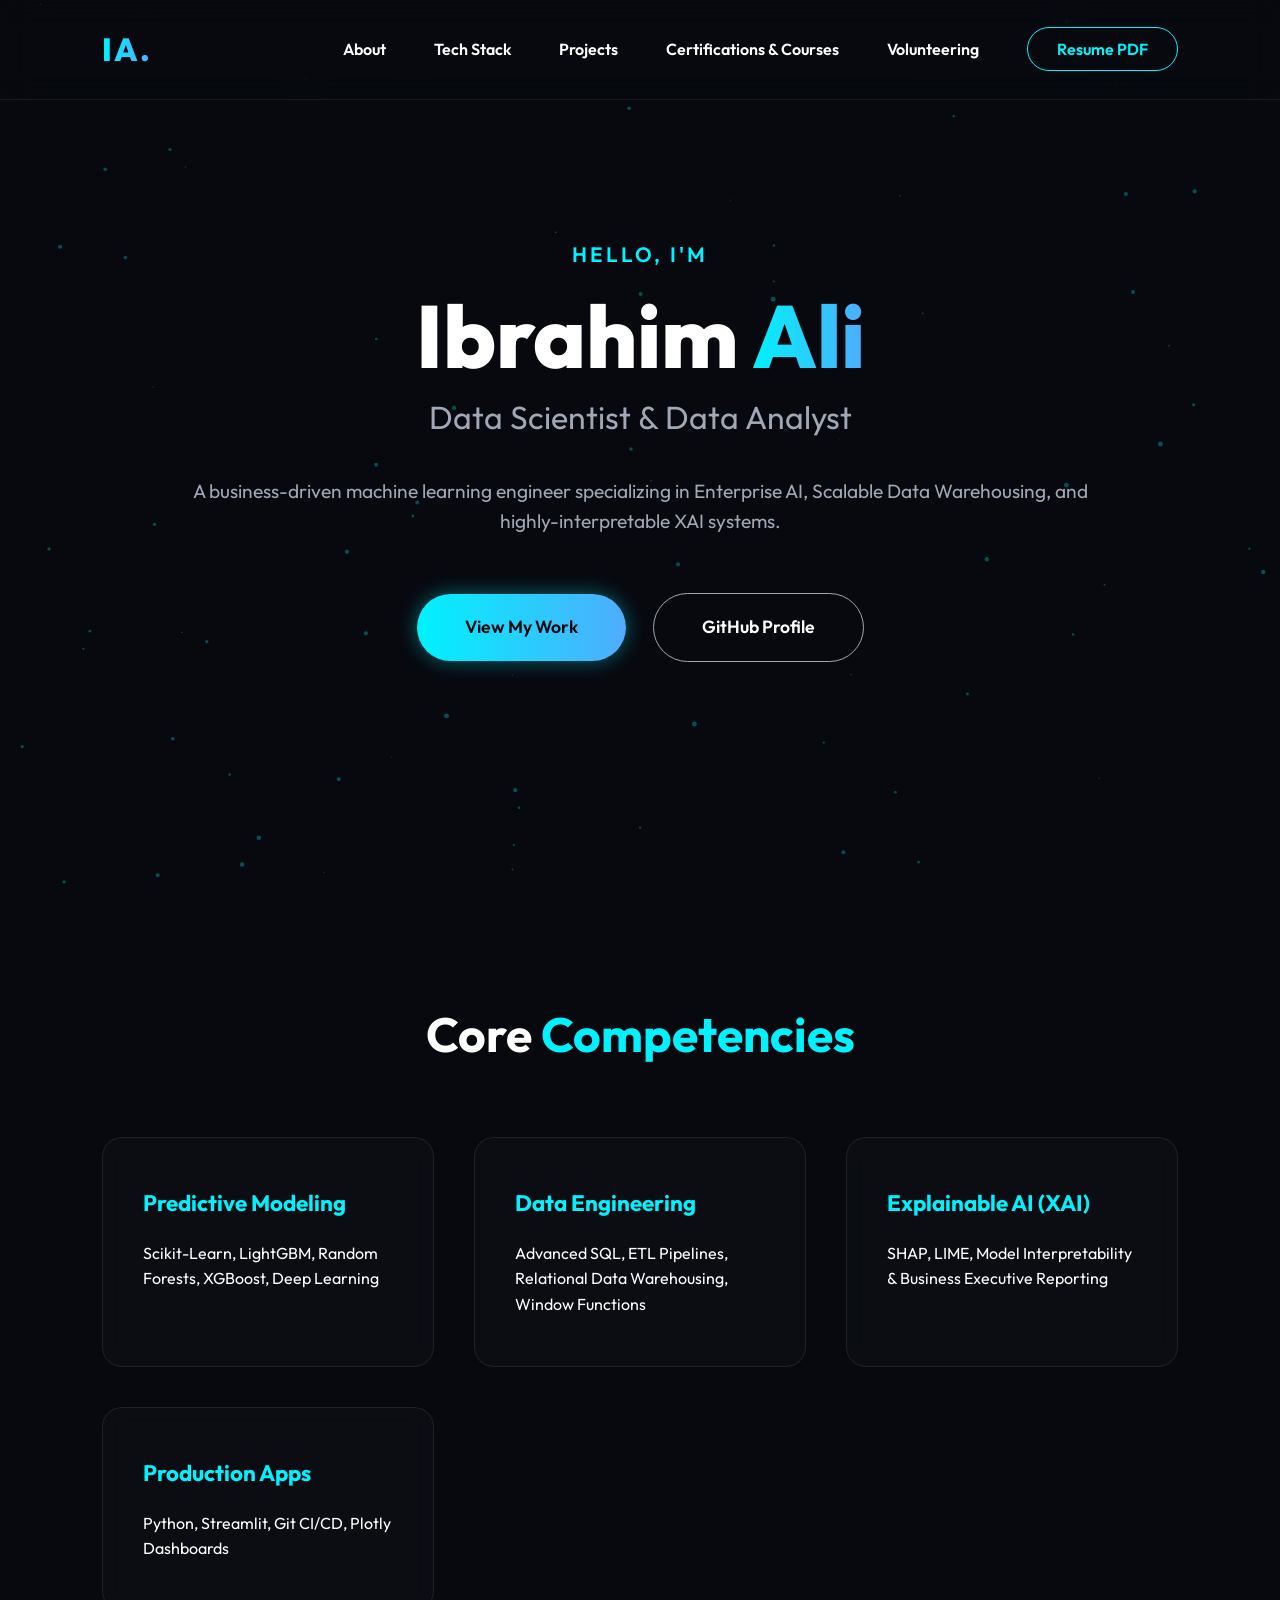
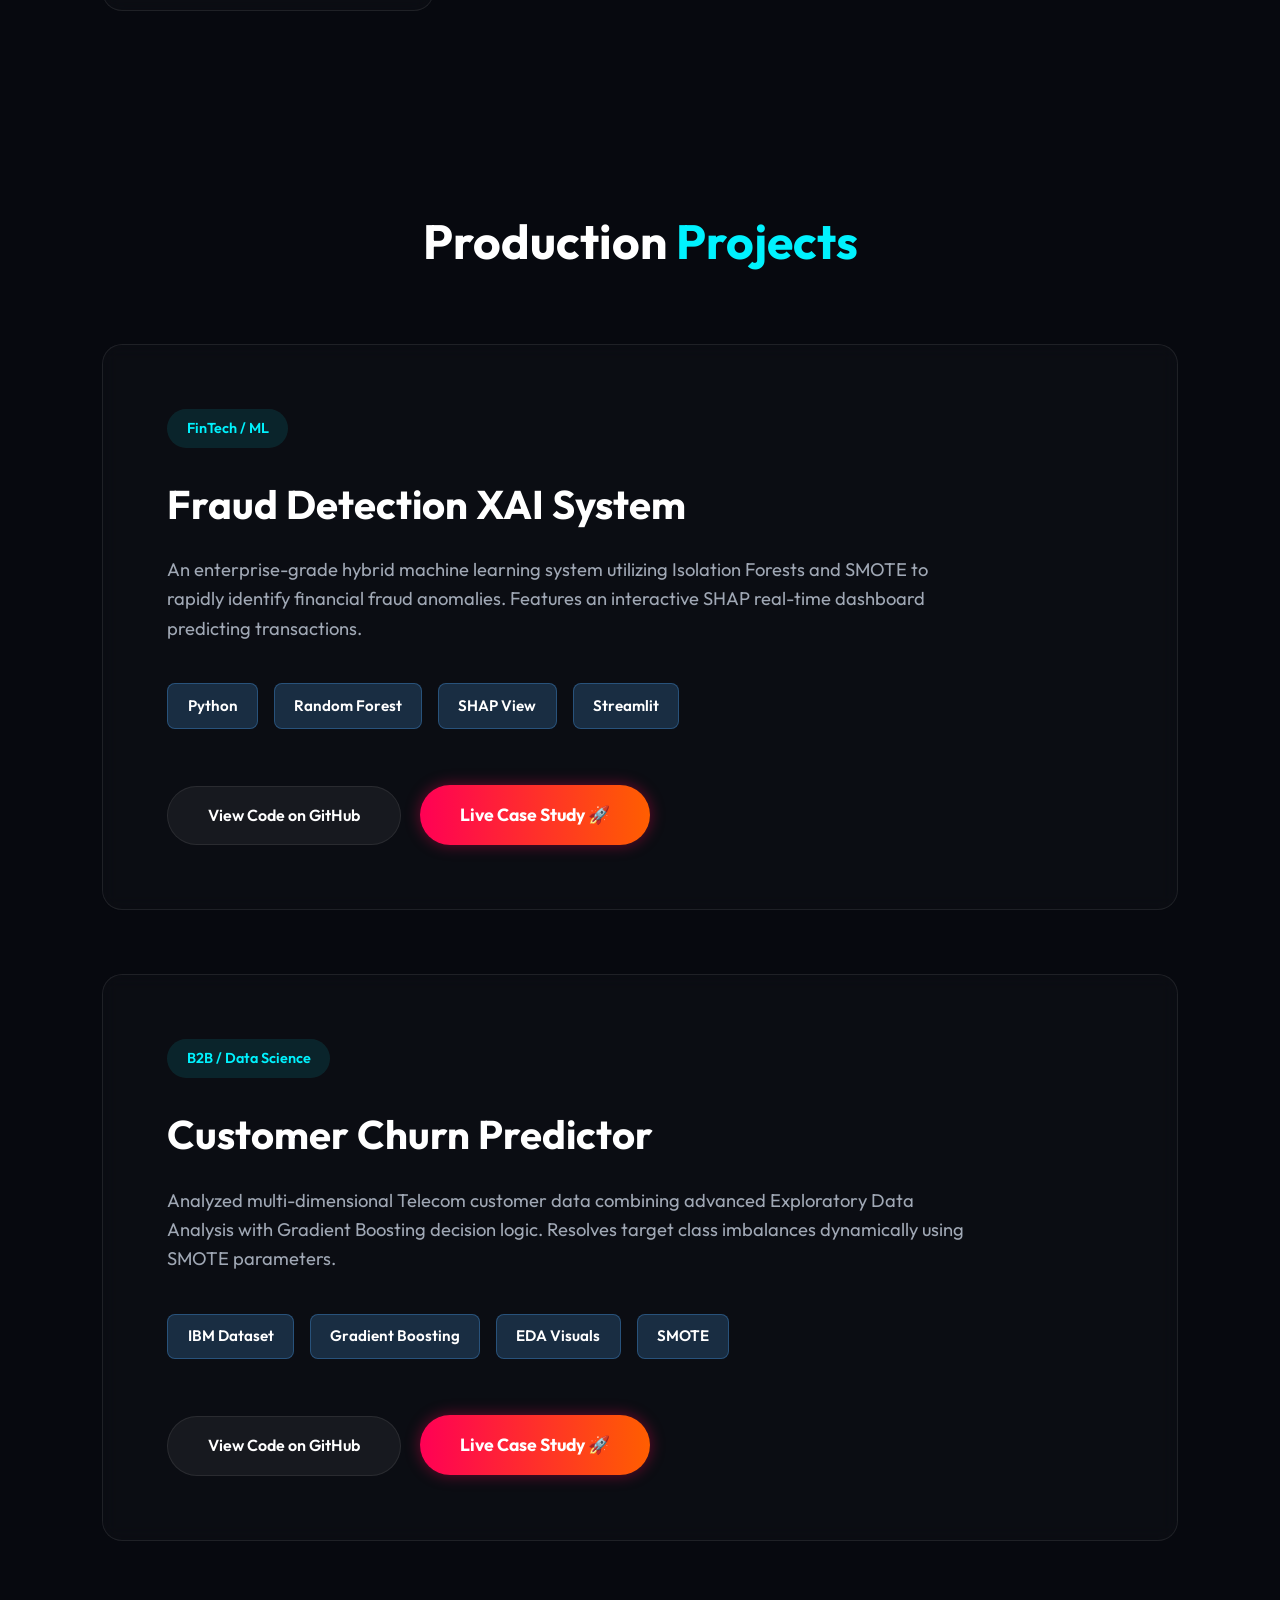
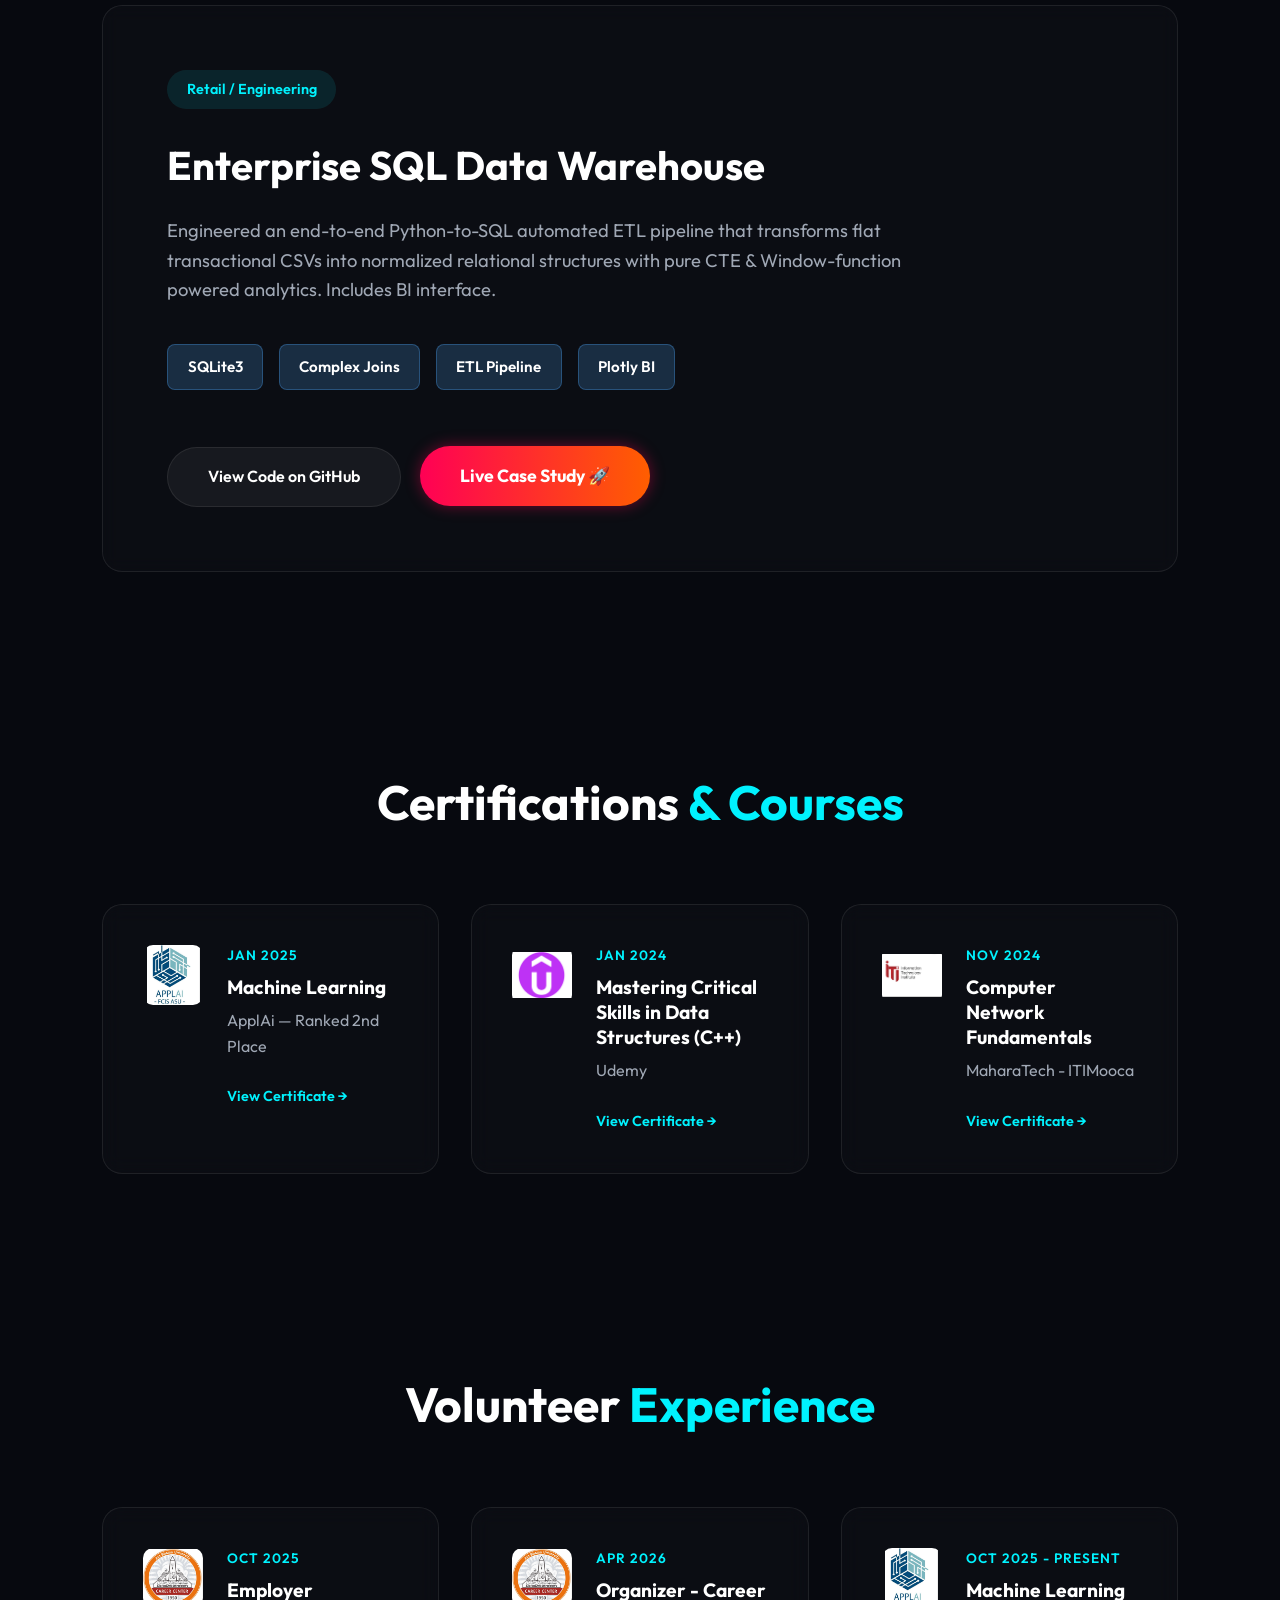
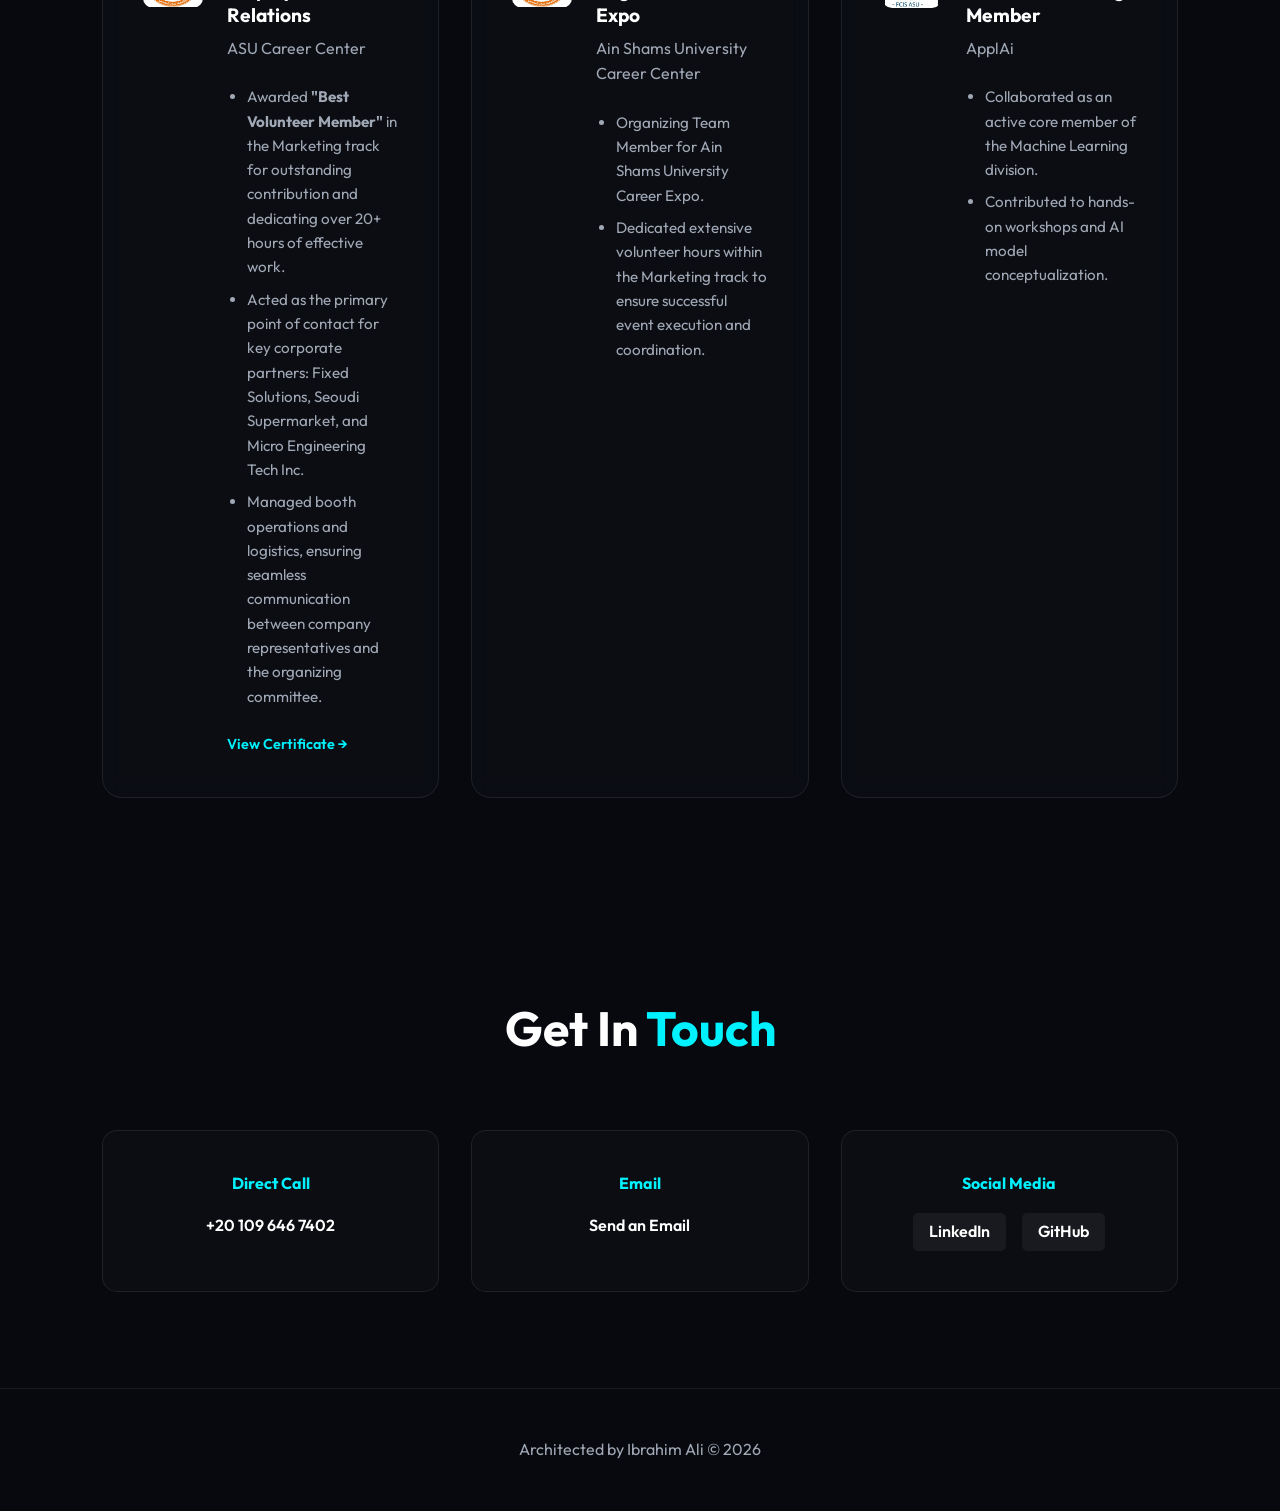
<file: index.html>
<!DOCTYPE html>
<html lang="en">

<head>
    <meta charset="UTF-8">
    <meta name="viewport" content="width=device-width, initial-scale=1.0">
    <title>Ibrahim Ali Portfolio</title>
    <!-- Open Graph / LinkedIn -->
    <meta property="og:type" content="website">
    <meta property="og:url" content="https://ibrahimali22.github.io/Data-Science-Portfolio/">
    <meta property="og:title" content="Ibrahim Ali Portfolio | Data Scientist & Analyst">
    <meta property="og:description"
        content="Explore my production-grade Data Science projects, from Fraud Detection XAI to Retail Data Warehousing.">
    <meta property="og:image" content="https://ibrahimali22.github.io/Data-Science-Portfolio/preview.png">
    <meta name="twitter:card" content="summary_large_image">
    <!-- Modern Font: Outfit -->
    <link href="https://fonts.googleapis.com/css2?family=Outfit:wght@300;400;600;800&display=swap" rel="stylesheet">
    <link rel="stylesheet" href="style.css">
</head>

<body>
    <!-- Abstract particles background -->
    <canvas id="particles-bg"></canvas>

    <nav>
        <div class="logo">IA.</div>
        <ul>
            <li><a href="#about">About</a></li>
            <li><a href="#skills">Tech Stack</a></li>
            <li><a href="#projects">Projects</a></li>
            <li><a href="#certifications">Certifications & Courses</a></li>
            <li><a href="#volunteering">Volunteering</a></li>
            <li><a href="./Ibrahim_Ali_Resume.pdf" class="nav-btn" target="_blank">Resume PDF</a></li>
        </ul>
    </nav>

    <header class="hero" id="about">
        <div class="hero-content reveal">
            <p class="subtitle">Hello, I'm</p>
            <h1>Ibrahim <span>Ali</span></h1>
            <h2>Data Scientist & Data Analyst</h2>
            <p class="desc">A business-driven machine learning engineer specializing in Enterprise AI, Scalable Data
                Warehousing, and highly-interpretable XAI systems.</p>
            <div class="hero-buttons">
                <a href="#projects" class="btn primary">View My Work</a>
                <a href="https://github.com/Ibrahimali22" class="btn secondary" target="_blank">GitHub Profile</a>
            </div>
        </div>
    </header>

    <section id="skills" class="skills-section">
        <div class="container reveal">
            <h3 class="section-title">Core <span class="highlight">Competencies</span></h3>
            <div class="skills-grid">
                <div class="skill-card">
                    <h4>Predictive Modeling</h4>
                    <p>Scikit-Learn, LightGBM, Random Forests, XGBoost, Deep Learning</p>
                </div>
                <div class="skill-card">
                    <h4>Data Engineering</h4>
                    <p>Advanced SQL, ETL Pipelines, Relational Data Warehousing, Window Functions</p>
                </div>
                <div class="skill-card">
                    <h4>Explainable AI (XAI)</h4>
                    <p>SHAP, LIME, Model Interpretability & Business Executive Reporting</p>
                </div>
                <div class="skill-card">
                    <h4>Production Apps</h4>
                    <p>Python, Streamlit, Git CI/CD, Plotly Dashboards</p>
                </div>
            </div>
        </div>
    </section>

    <section id="projects" class="projects-section">
        <div class="container">
            <h3 class="section-title">Production <span class="highlight">Projects</span></h3>

            <div class="project-grid">

                <!-- Project 1 -->
                <div class="project-card reveal">
                    <div class="project-info">
                        <span class="badge">FinTech / ML</span>
                        <h2>Fraud Detection XAI System</h2>
                        <p>An enterprise-grade hybrid machine learning system utilizing Isolation Forests and SMOTE to
                            rapidly identify financial fraud anomalies. Features an interactive SHAP real-time dashboard
                            predicting transactions.</p>
                        <ul class="tech-tags">
                            <li>Python</li>
                            <li>Random Forest</li>
                            <li>SHAP View</li>
                            <li>Streamlit</li>
                        </ul>
                        <div class="project-links">
                            <a href="https://github.com/Ibrahimali22/Fraud-Detection-ML-System" target="_blank"
                                class="btn github-btn">View Code on GitHub</a>
                            <a href="showcase/fraud.html" class="btn primary-btn">Live Case Study 🚀</a>
                        </div>
                    </div>
                </div>

                <!-- Project 2 -->
                <div class="project-card reveal">
                    <div class="project-info">
                        <span class="badge">B2B / Data Science</span>
                        <h2>Customer Churn Predictor</h2>
                        <p>Analyzed multi-dimensional Telecom customer data combining advanced Exploratory Data Analysis
                            with Gradient Boosting decision logic. Resolves target class imbalances dynamically using
                            SMOTE parameters.</p>
                        <ul class="tech-tags">
                            <li>IBM Dataset</li>
                            <li>Gradient Boosting</li>
                            <li>EDA Visuals</li>
                            <li>SMOTE</li>
                        </ul>
                        <div class="project-links">
                            <a href="https://github.com/Ibrahimali22/Customer-Churn-XAI-App" target="_blank"
                                class="btn github-btn">View Code on GitHub</a>
                            <a href="showcase/churn.html" class="btn primary-btn">Live Case Study 🚀</a>
                        </div>
                    </div>
                </div>

                <!-- Project 3 -->
                <div class="project-card reveal">
                    <div class="project-info">
                        <span class="badge">Retail / Engineering</span>
                        <h2>Enterprise SQL Data Warehouse</h2>
                        <p>Engineered an end-to-end Python-to-SQL automated ETL pipeline that transforms flat
                            transactional CSVs into normalized relational structures with pure CTE & Window-function
                            powered analytics. Includes BI interface.</p>
                        <ul class="tech-tags">
                            <li>SQLite3</li>
                            <li>Complex Joins</li>
                            <li>ETL Pipeline</li>
                            <li>Plotly BI</li>
                        </ul>
                        <div class="project-links">
                            <a href="https://github.com/Ibrahimali22/DataWarehouse-SQL-ETL" target="_blank"
                                class="btn github-btn">View Code on GitHub</a>
                            <a href="showcase/retail.html" class="btn primary-btn">Live Case Study 🚀</a>
                        </div>
                    </div>
                </div>

            </div>
        </div>
    </section>

    <section id="certifications" class="certifications-section">
        <div class="container reveal">
            <h3 class="section-title">Certifications <span class="highlight">& Courses</span></h3>
            <div class="certifications-grid">
                <!-- Cert 1 -->
                <div class="cert-card">
                    <div class="cert-icon" style="background: transparent; padding: 0;">
                        <img src="certificates/appl-ai-logo.png" alt="ApplAi" style="width: 100%; height: 100%; object-fit: contain; border-radius: 10px;">
                    </div>
                    <div class="cert-content">
                        <span class="cert-date">Jan 2025</span>
                        <h4>Machine Learning</h4>
                        <p class="cert-issuer">ApplAi — Ranked 2nd Place</p>
                        <a href="javascript:void(0)" onclick="openModal('certificates/appl-ai-cert.png')"
                            class="cert-link">View Certificate →</a>
                    </div>
                </div>

                <!-- Cert 2 -->
                <div class="cert-card">
                    <div class="cert-icon" style="background: transparent; padding: 0;">
                        <img src="certificates/udemy-logo.png" alt="Udemy" style="width: 100%; height: 100%; object-fit: contain; border-radius: 10px;">
                    </div>
                    <div class="cert-content">
                        <span class="cert-date">Jan 2024</span>
                        <h4>Mastering Critical Skills in Data Structures (C++)</h4>
                        <p class="cert-issuer">Udemy</p>
                        <a href="javascript:void(0)" onclick="openModal('certificates/udemy-cpp-cert.png')"
                            class="cert-link">View Certificate →</a>
                    </div>
                </div>

                <!-- Cert 3 -->
                <div class="cert-card">
                    <div class="cert-icon" style="background: transparent; padding: 0;">
                        <img src="certificates/iti-logo.png" alt="ITI" style="width: 100%; height: 100%; object-fit: contain; border-radius: 10px;">
                    </div>
                    <div class="cert-content">
                        <span class="cert-date">Nov 2024</span>
                        <h4>Computer Network Fundamentals</h4>
                        <p class="cert-issuer">MaharaTech - ITIMooca</p>
                        <a href="javascript:void(0)" onclick="openModal('certificates/iti-network-cert.png')"
                            class="cert-link">View Certificate →</a>
                    </div>
                </div>
            </div>
        </div>
    </section>

    <section id="volunteering" class="certifications-section">
        <div class="container reveal">
            <h3 class="section-title">Volunteer <span class="highlight">Experience</span></h3>
            <div class="volunteering-grid">
                <!-- Vol 1 -->
                <div class="volunteer-card">
                    <div class="volunteer-icon" style="background: transparent; padding: 0;">
                        <img src="certificates/asu-logo.png" alt="ASU Career Center"
                            style="width: 100%; height: 100%; object-fit: contain; border-radius: 10px;">
                    </div>
                    <div class="volunteer-content">
                        <span class="volunteer-date">Oct 2025</span>
                        <h4>Employer Relations</h4>
                        <p class="volunteer-issuer">ASU Career Center</p>
                        <ul
                            style="color: var(--text-muted); font-size: 0.95rem; margin-left: 1.2rem; margin-top: 0.8rem; display: flex; flex-direction: column; gap: 0.5rem;">
                            <li>Awarded <strong>"Best Volunteer Member"</strong> in the Marketing track for outstanding
                                contribution and dedicating over 20+ hours of effective work.</li>
                            <li>Acted as the primary point of contact for key corporate partners: Fixed Solutions,
                                Seoudi Supermarket, and Micro Engineering Tech Inc.</li>
                            <li>Managed booth operations and logistics, ensuring seamless communication between company
                                representatives and the organizing committee.</li>
                        </ul>
                        <a href="javascript:void(0)" onclick="openModal('certificates/asu-volunteer-cert.png')"
                            class="cert-link" style="margin-top: 1.5rem;">View Certificate →</a>
                    </div>
                </div>

                <!-- Vol 2 (Career Expo) -->
                <div class="volunteer-card">
                    <div class="volunteer-icon" style="background: transparent; padding: 0;">
                        <img src="certificates/asu-logo.png" alt="ASU Career Center"
                            style="width: 100%; height: 100%; object-fit: contain; border-radius: 10px;">
                    </div>
                    <div class="volunteer-content">
                        <span class="volunteer-date">Apr 2026</span>
                        <h4>Organizer - Career Expo</h4>
                        <p class="volunteer-issuer">Ain Shams University Career Center</p>
                        <ul
                            style="color: var(--text-muted); font-size: 0.95rem; margin-left: 1.2rem; margin-top: 0.8rem; display: flex; flex-direction: column; gap: 0.5rem;">
                            <li>Organizing Team Member for Ain Shams University Career Expo.</li>
                            <li>Dedicated extensive volunteer hours within the Marketing track to ensure successful
                                event execution and coordination.</li>
                        </ul>
                    </div>
                </div>

                <!-- Vol 2 -->
                <div class="volunteer-card">
                    <div class="volunteer-icon" style="background: transparent; padding: 0;">
                        <img src="certificates/appl-ai-logo.png" alt="ApplAi"
                            style="width: 100%; height: 100%; object-fit: contain; border-radius: 10px;">
                    </div>
                    <div class="volunteer-content">
                        <span class="volunteer-date">Oct 2025 - Present</span>
                        <h4>Machine Learning Member</h4>
                        <p class="volunteer-issuer">ApplAi</p>
                        <ul
                            style="color: var(--text-muted); font-size: 0.95rem; margin-left: 1.2rem; margin-top: 0.8rem; display: flex; flex-direction: column; gap: 0.5rem;">
                            <li>Collaborated as an active core member of the Machine Learning division.</li>
                            <li>Contributed to hands-on workshops and AI model conceptualization.</li>
                        </ul>
                    </div>
                </div>
            </div>
        </div>
    </section>

    <section id="contact" class="contact-section">
        <div class="container reveal">
            <h3 class="section-title">Get In <span class="highlight">Touch</span></h3>
            <div class="contact-grid">
                <div class="contact-card">
                    <h4>Direct Call</h4>
                    <p><a href="tel:+201096467402">+20 109 646 7402</a></p>
                </div>
                <div class="contact-card">
                    <h4>Email</h4>
                    <p><a href="mailto:aly957219@gmail.com">Send an Email</a></p>
                </div>
                <div class="contact-card">
                    <h4>Social Media</h4>
                    <div class="social-links">
                        <a href="https://linkedin.com/in/ibrahim-ali-214a99322">LinkedIn</a>
                        <a href="https://github.com/Ibrahimali22">GitHub</a>
                    </div>
                </div>
            </div>
        </div>
    </section>

    <footer>
        <p>Architected by Ibrahim Ali &copy; 2026</p>
    </footer>

    <!-- Image Modal for Certificates -->
    <div id="certModal" class="modal">
        <span class="modal-close" onclick="closeModal()">&times;</span>
        <img class="modal-content" id="certImage">
    </div>

    <script src="script.js"></script>
</body>

</html>
</file>
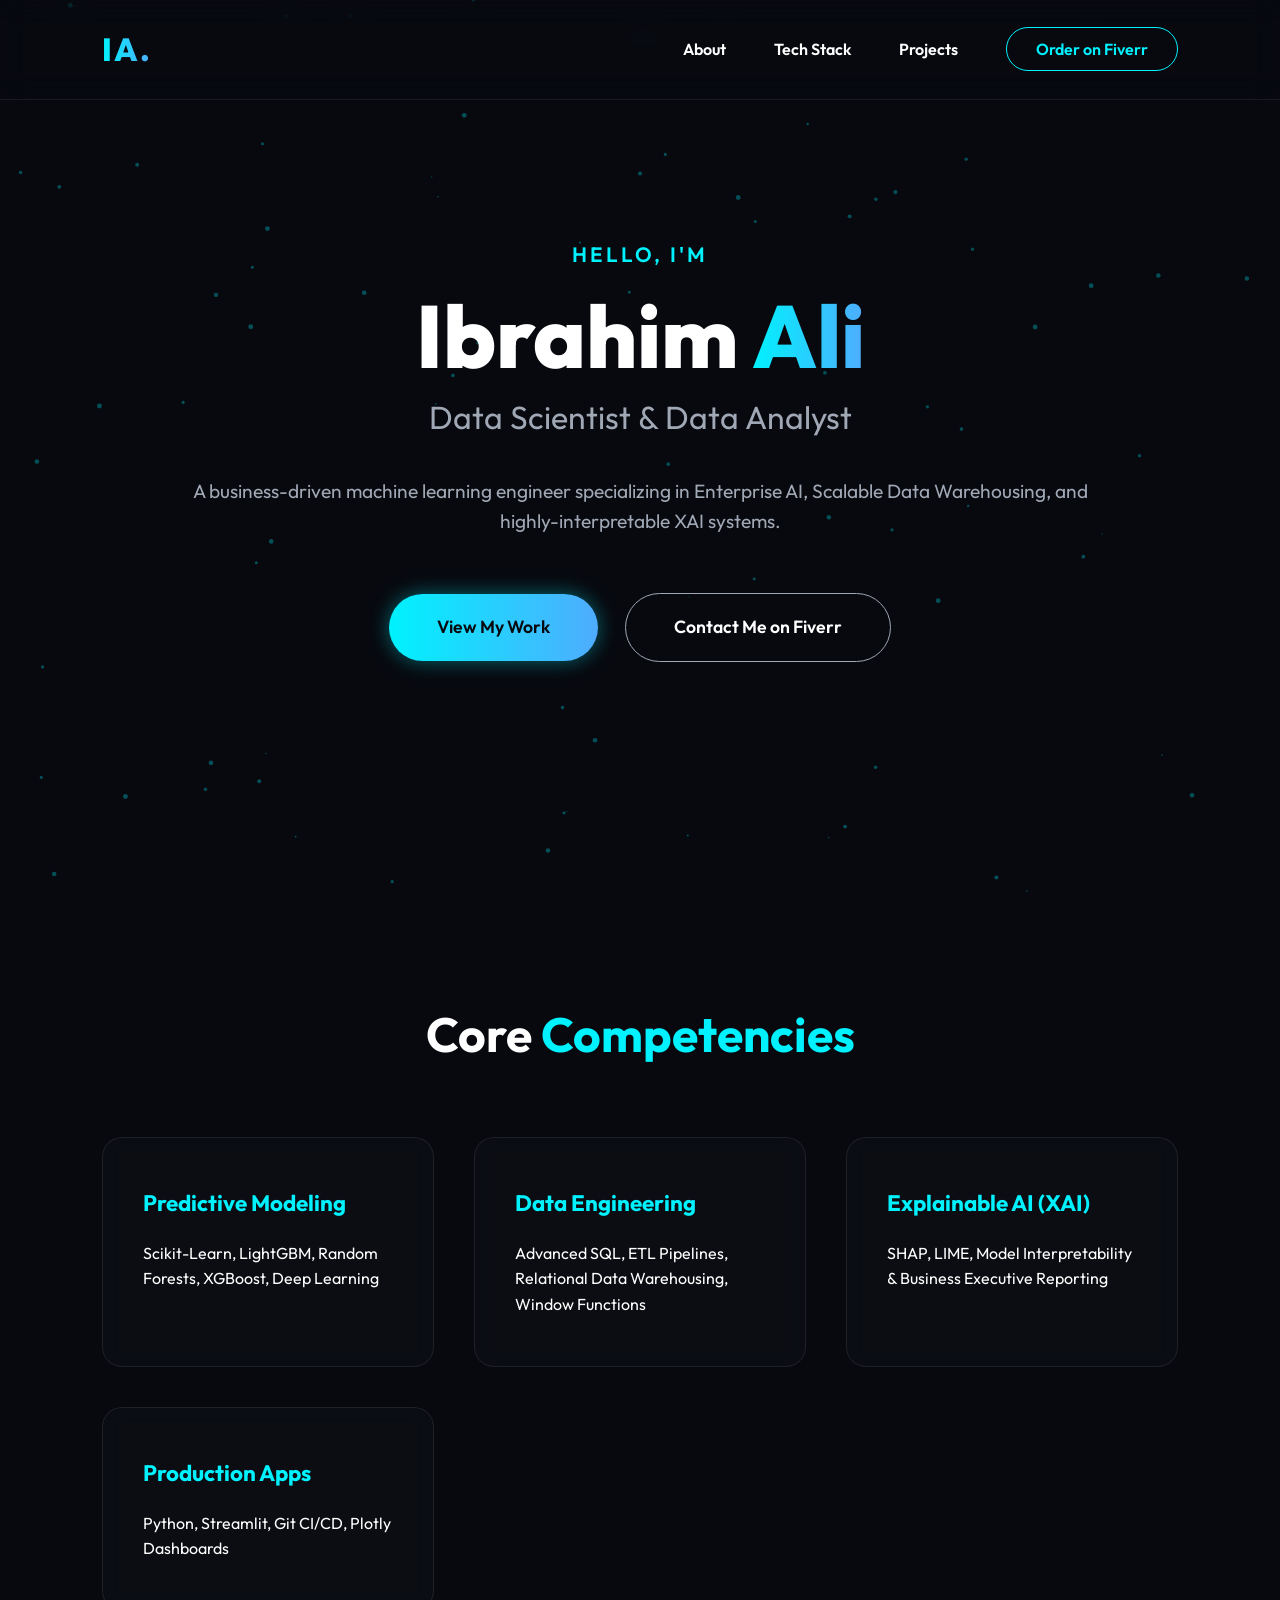
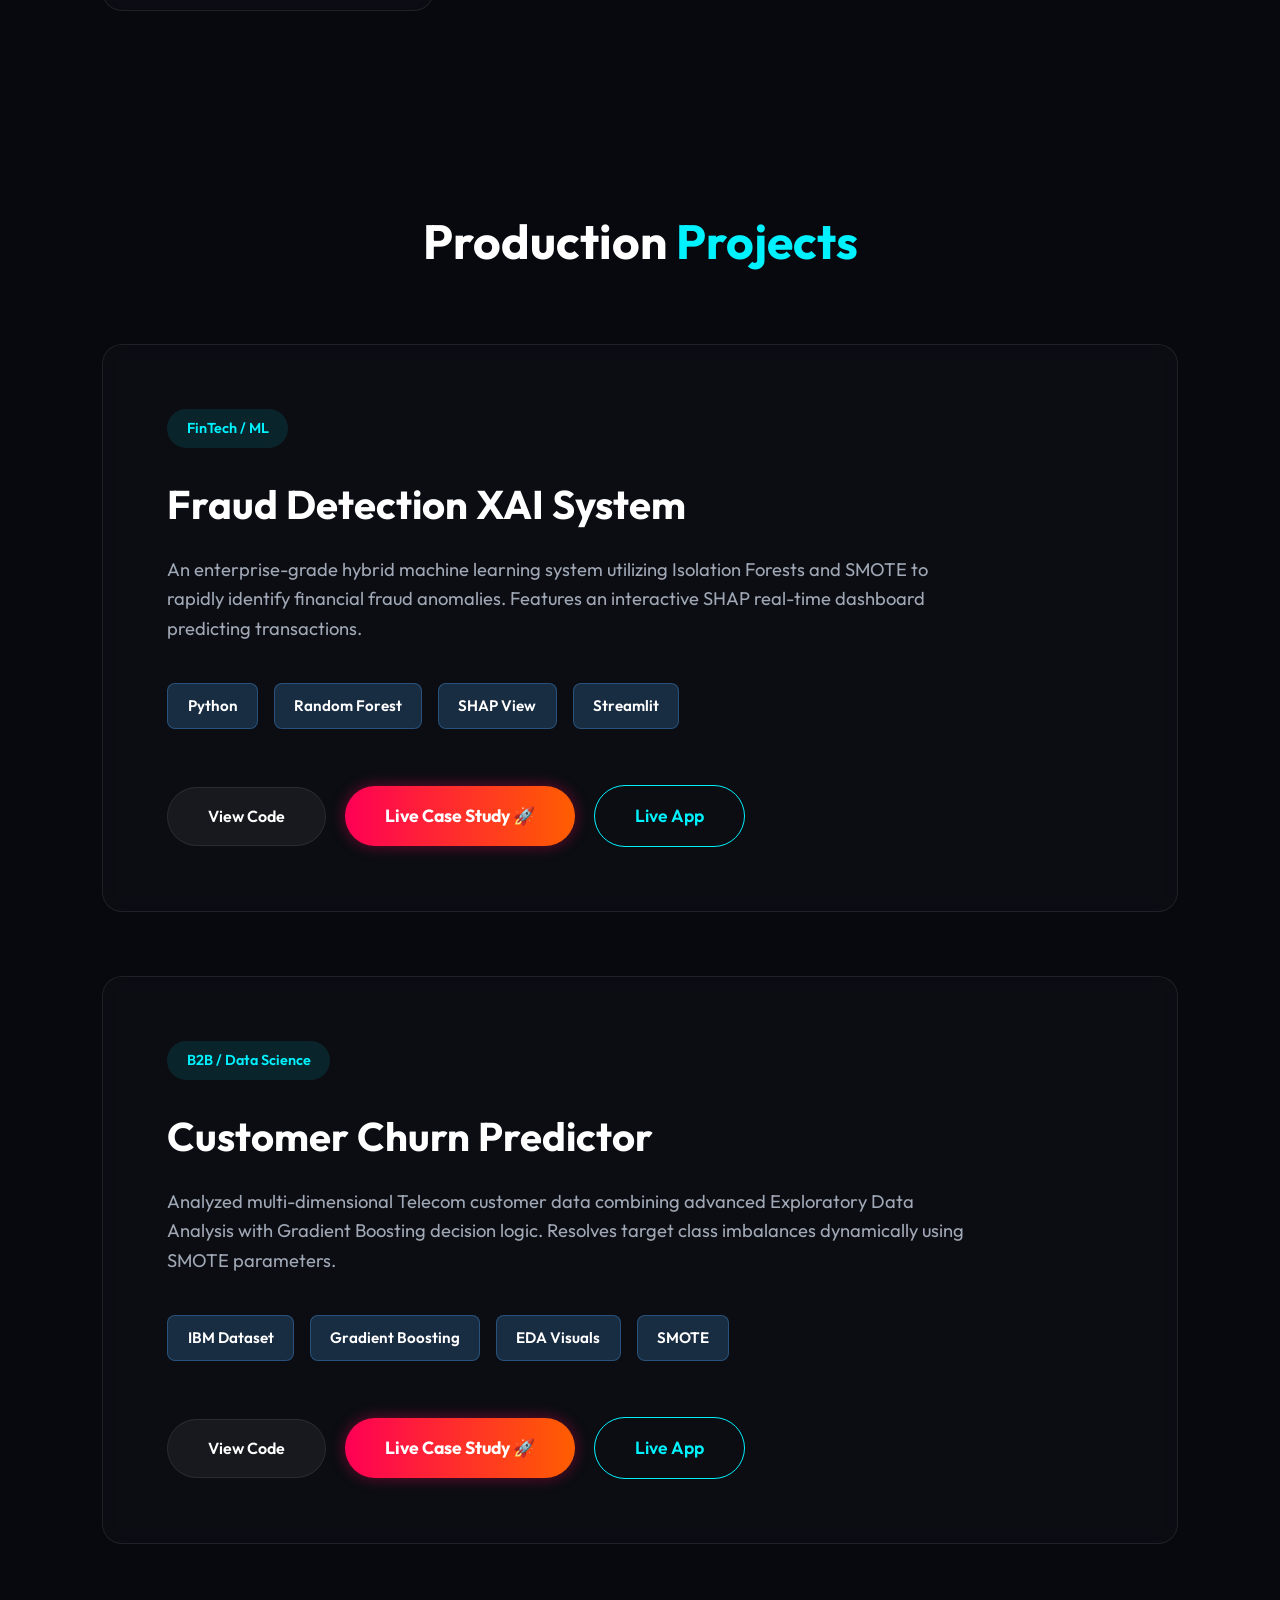
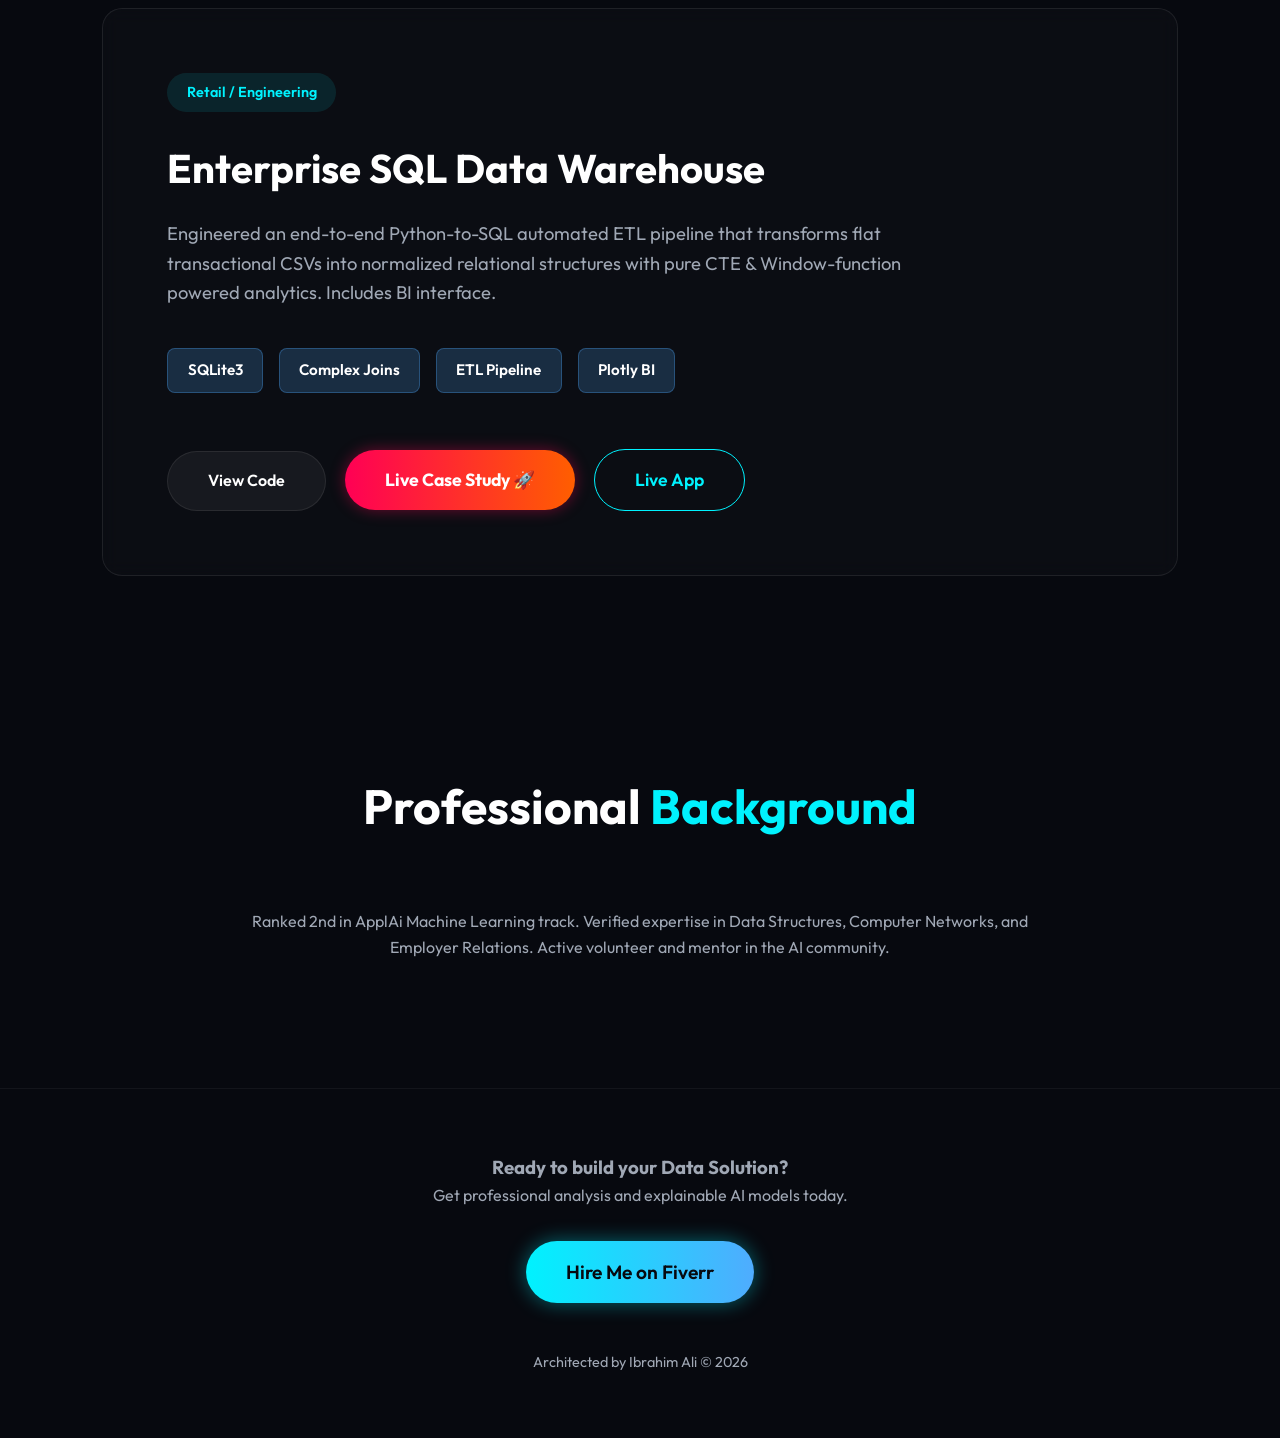
<file: fiverr.html>
<!DOCTYPE html>
<html lang="en">

<head>
    <meta charset="UTF-8">
    <meta name="viewport" content="width=device-width, initial-scale=1.0">
    <title>Ibrahim Ali | Data Science Portfolio</title>
    <!-- Modern Font: Outfit -->
    <link href="https://fonts.googleapis.com/css2?family=Outfit:wght@300;400;600;800&display=swap" rel="stylesheet">
    <link rel="stylesheet" href="style.css">
</head>

<body>
    <!-- Abstract particles background -->
    <canvas id="particles-bg"></canvas>

    <nav>
        <div class="logo">IA.</div>
        <ul>
            <li><a href="#about">About</a></li>
            <li><a href="#skills">Tech Stack</a></li>
            <li><a href="#projects">Projects</a></li>
            <li><a href="https://www.fiverr.com/ibrahimali470" class="nav-btn" target="_blank">Order on Fiverr</a></li>
        </ul>
    </nav>

    <header class="hero" id="about">
        <div class="hero-content reveal">
            <p class="subtitle">Hello, I'm</p>
            <h1>Ibrahim <span>Ali</span></h1>
            <h2>Data Scientist & Data Analyst</h2>
            <p class="desc">A business-driven machine learning engineer specializing in Enterprise AI, Scalable Data
                Warehousing, and highly-interpretable XAI systems.</p>
            <div class="hero-buttons">
                <a href="#projects" class="btn primary">View My Work</a>
                <a href="https://www.fiverr.com/ibrahimali470" class="btn secondary" target="_blank">Contact Me on Fiverr</a>
            </div>
        </div>
    </header>

    <section id="skills" class="skills-section">
        <div class="container reveal">
            <h3 class="section-title">Core <span class="highlight">Competencies</span></h3>
            <div class="skills-grid">
                <div class="skill-card">
                    <h4>Predictive Modeling</h4>
                    <p>Scikit-Learn, LightGBM, Random Forests, XGBoost, Deep Learning</p>
                </div>
                <div class="skill-card">
                    <h4>Data Engineering</h4>
                    <p>Advanced SQL, ETL Pipelines, Relational Data Warehousing, Window Functions</p>
                </div>
                <div class="skill-card">
                    <h4>Explainable AI (XAI)</h4>
                    <p>SHAP, LIME, Model Interpretability & Business Executive Reporting</p>
                </div>
                <div class="skill-card">
                    <h4>Production Apps</h4>
                    <p>Python, Streamlit, Git CI/CD, Plotly Dashboards</p>
                </div>
            </div>
        </div>
    </section>

    <section id="projects" class="projects-section">
        <div class="container">
            <h3 class="section-title">Production <span class="highlight">Projects</span></h3>

            <div class="project-grid">

                <!-- Project 1 -->
                <div class="project-card reveal">
                    <div class="project-info">
                        <span class="badge">FinTech / ML</span>
                        <h2>Fraud Detection XAI System</h2>
                        <p>An enterprise-grade hybrid machine learning system utilizing Isolation Forests and SMOTE to
                            rapidly identify financial fraud anomalies. Features an interactive SHAP real-time dashboard
                            predicting transactions.</p>
                        <ul class="tech-tags">
                            <li>Python</li>
                            <li>Random Forest</li>
                            <li>SHAP View</li>
                            <li>Streamlit</li>
                        </ul>
                        <div class="project-links">
                            <a href="https://github.com/Ibrahimali22/Fraud-Detection-ML-System" target="_blank"
                                class="btn github-btn">View Code</a>
                            <a href="showcase/fraud.html" class="btn primary-btn" target="_blank">Live Case Study 🚀</a>
                            <a href="https://fraud-detection-ml-system-ibrahimali22.streamlit.app/" class="btn secondary-btn" target="_blank">Live App</a>
                        </div>
                    </div>
                </div>

                <!-- Project 2 -->
                <div class="project-card reveal">
                    <div class="project-info">
                        <span class="badge">B2B / Data Science</span>
                        <h2>Customer Churn Predictor</h2>
                        <p>Analyzed multi-dimensional Telecom customer data combining advanced Exploratory Data Analysis
                            with Gradient Boosting decision logic. Resolves target class imbalances dynamically using
                            SMOTE parameters.</p>
                        <ul class="tech-tags">
                            <li>IBM Dataset</li>
                            <li>Gradient Boosting</li>
                            <li>EDA Visuals</li>
                            <li>SMOTE</li>
                        </ul>
                        <div class="project-links">
                            <a href="https://github.com/Ibrahimali22/Customer-Churn-XAI-App" target="_blank"
                                class="btn github-btn">View Code</a>
                            <a href="showcase/churn.html" class="btn primary-btn" target="_blank">Live Case Study 🚀</a>
                            <a href="https://customer-churn-xai-app-ibrahimali22.streamlit.app/" class="btn secondary-btn" target="_blank">Live App</a>
                        </div>
                    </div>
                </div>

                <!-- Project 3 -->
                <div class="project-card reveal">
                    <div class="project-info">
                        <span class="badge">Retail / Engineering</span>
                        <h2>Enterprise SQL Data Warehouse</h2>
                        <p>Engineered an end-to-end Python-to-SQL automated ETL pipeline that transforms flat
                            transactional CSVs into normalized relational structures with pure CTE & Window-function
                            powered analytics. Includes BI interface.</p>
                        <ul class="tech-tags">
                            <li>SQLite3</li>
                            <li>Complex Joins</li>
                            <li>ETL Pipeline</li>
                            <li>Plotly BI</li>
                        </ul>
                        <div class="project-links">
                            <a href="https://github.com/Ibrahimali22/DataWarehouse-SQL-ETL" target="_blank"
                                class="btn github-btn">View Code</a>
                            <a href="showcase/retail.html" class="btn primary-btn" target="_blank">Live Case Study 🚀</a>
                            <a href="https://datawarehouse-sql-etl-ibrahimali22.streamlit.app/" class="btn secondary-btn" target="_blank">Live App</a>
                        </div>
                    </div>
                </div>

            </div>
        </div>
    </section>

    <!-- Certifications & Volunteering summary for Fiverr -->
    <section class="skills-section">
        <div class="container reveal">
            <h3 class="section-title">Professional <span class="highlight">Background</span></h3>
            <p style="text-align: center; color: var(--text-muted); max-width: 800px; margin: 0 auto 2rem;">
                Ranked 2nd in ApplAi Machine Learning track. Verified expertise in Data Structures, Computer Networks, and Employer Relations. 
                Active volunteer and mentor in the AI community.
            </p>
        </div>
    </section>

    <footer style="text-align: center; padding: 4rem 2rem; border-top: 1px solid rgba(255,255,255,0.05);">
        <h3>Ready to build your Data Solution?</h3>
        <p style="margin-bottom: 2rem;">Get professional analysis and explainable AI models today.</p>
        <a href="https://www.fiverr.com/ibrahimali470" class="btn primary" style="font-size: 1.2rem; padding: 1rem 2.5rem;">Hire Me on Fiverr</a>
        <p style="margin-top: 3rem; color: var(--text-muted); font-size: 0.9rem;">Architected by Ibrahim Ali &copy; 2026</p>
    </footer>

    <!-- Image Modal for Certificates -->
    <div id="certModal" class="modal">
        <span class="modal-close" onclick="closeModal()">&times;</span>
        <img class="modal-content" id="certImage">
    </div>

    <script src="script.js"></script>
</body>

</html>
</file>
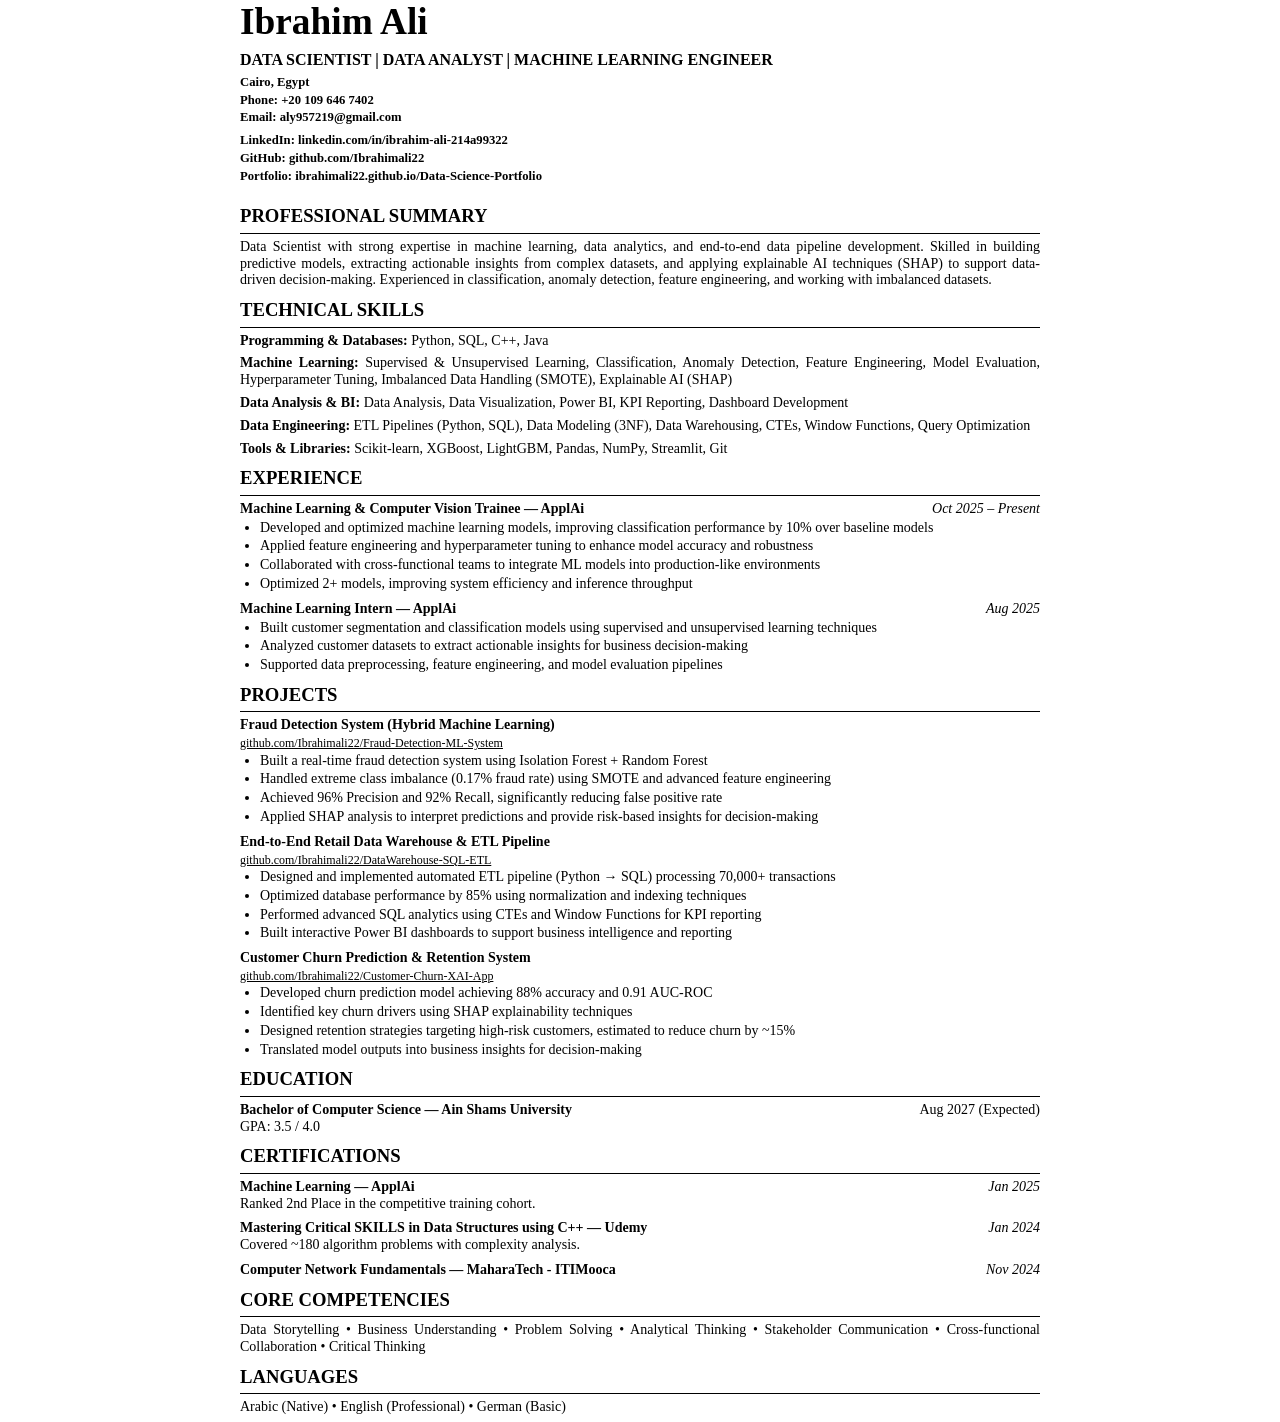
<file: Ibrahim_Resume.html>
<!DOCTYPE html>
<html lang="en">
<head>
<meta charset="UTF-8">
<meta name="viewport" content="width=device-width, initial-scale=1.0">
<title>Ibrahim Ali - Resume</title>
<style>
    /* Print Setup */
    @page {
        size: A4;
        margin: 15mm;
    }
    body {
        font-family: "Times New Roman", Times, serif;
        font-size: 10.5pt;
        line-height: 1.2;
        color: #000;
        max-width: 800px;
        margin: 0 auto;
        background: #fff;
        padding: 0;
    }
    
    /* Header styling */
    h1 {
        font-size: 28pt;
        margin: 0 0 5px 0;
        font-weight: bold;
    }
    .job-title {
        font-size: 12pt;
        font-weight: bold;
        text-transform: uppercase;
        margin-bottom: 5px;
    }
    .contact-info {
        font-size: 9.5pt;
        margin-bottom: 20px;
        line-height: 1.4;
    }
    .contact-info a {
        color: #000;
        text-decoration: none;
    }
    .contact-info a:hover {
        text-decoration: underline;
    }
    .bold-label {
        font-weight: bold;
    }

    /* Section headings */
    h2 {
        font-size: 14pt;
        font-weight: bold;
        margin-top: 10px;
        margin-bottom: 5px;
        text-transform: uppercase;
    }
    .section-divider {
        border-bottom: 1.5px solid #000;
        margin-top: 2px;
        margin-bottom: 5px;
    }

    /* Layout Utilities */
    .flex-row {
        display: flex;
        justify-content: space-between;
        align-items:baseline;
    }
    .bold {
        font-weight: bold;
    }
    .italic {
        font-style: italic;
    }

    /* Sections Content */
    p {
        margin: 0 0 6px 0;
        text-align: justify;
    }
    ul {
        margin-top: 2px;
        margin-bottom: 6px;
        padding-left: 20px;
    }
    li {
        margin-bottom: 2px;
    }
    .entry-block {
        margin-bottom: 8px;
    }
    .entry-title {
        font-weight: bold;
    }
    .project-link {
        font-size: 9pt;
        font-weight: normal;
        margin-top: 2px;
        display: block;
    }
    .project-link a {
        color: #000;
        text-decoration: underline;
    }
</style>
</head>
<body>

    <!-- Header Section -->
    <h1>Ibrahim Ali</h1>
    <div class="job-title">Data Scientist | Data Analyst | Machine Learning Engineer</div>
    <div class="contact-info">
        <div><span class="bold-label">Cairo, Egypt</span></div>
        <div><span class="bold-label">Phone: +20 109 646 7402</span></div>
        <div><span class="bold-label">Email:</span> <a href="mailto:aly957219@gmail.com"><strong>aly957219@gmail.com</strong></a></div>
        <div style="margin-top: 5px;">
            <span class="bold-label">LinkedIn:</span> <a href="https://linkedin.com/in/ibrahim-ali-214a99322" target="_blank"><strong>linkedin.com/in/ibrahim-ali-214a99322</strong></a><br>
            <span class="bold-label">GitHub:</span> <a href="https://github.com/Ibrahimali22" target="_blank"><strong>github.com/Ibrahimali22</strong></a><br>
            <span class="bold-label">Portfolio:</span> <a href="https://ibrahimali22.github.io/Data-Science-Portfolio" target="_blank"><strong>ibrahimali22.github.io/Data-Science-Portfolio</strong></a>
        </div>
    </div>

    <!-- Summary -->
    <h2>Professional Summary</h2>
    <div class="section-divider"></div>
    <p>Data Scientist with strong expertise in machine learning, data analytics, and end-to-end data pipeline development. Skilled in building predictive models, extracting actionable insights from complex datasets, and applying explainable AI techniques (SHAP) to support data-driven decision-making. Experienced in classification, anomaly detection, feature engineering, and working with imbalanced datasets.</p>

    <!-- Skills -->
    <h2>Technical Skills</h2>
    <div class="section-divider"></div>
    <p><strong>Programming & Databases:</strong> Python, SQL, C++, Java</p>
    <p><strong>Machine Learning:</strong> Supervised & Unsupervised Learning, Classification, Anomaly Detection, Feature Engineering, Model Evaluation, Hyperparameter Tuning, Imbalanced Data Handling (SMOTE), Explainable AI (SHAP)</p>
    <p><strong>Data Analysis & BI:</strong> Data Analysis, Data Visualization, Power BI, KPI Reporting, Dashboard Development</p>
    <p><strong>Data Engineering:</strong> ETL Pipelines (Python, SQL), Data Modeling (3NF), Data Warehousing, CTEs, Window Functions, Query Optimization</p>
    <p><strong>Tools & Libraries:</strong> Scikit-learn, XGBoost, LightGBM, Pandas, NumPy, Streamlit, Git</p>

    <!-- Experience -->
    <h2>Experience</h2>
    <div class="section-divider"></div>
    
    <div class="entry-block">
        <div class="flex-row">
            <span class="entry-title">Machine Learning & Computer Vision Trainee — ApplAi</span>
            <span class="italic">Oct 2025 – Present</span>
        </div>
        <ul>
            <li>Developed and optimized machine learning models, improving classification performance by 10% over baseline models</li>
            <li>Applied feature engineering and hyperparameter tuning to enhance model accuracy and robustness</li>
            <li>Collaborated with cross-functional teams to integrate ML models into production-like environments</li>
            <li>Optimized 2+ models, improving system efficiency and inference throughput</li>
        </ul>
    </div>

    <div class="entry-block">
        <div class="flex-row">
            <span class="entry-title">Machine Learning Intern — ApplAi</span>
            <span class="italic">Aug 2025</span>
        </div>
        <ul>
            <li>Built customer segmentation and classification models using supervised and unsupervised learning techniques</li>
            <li>Analyzed customer datasets to extract actionable insights for business decision-making</li>
            <li>Supported data preprocessing, feature engineering, and model evaluation pipelines</li>
        </ul>
    </div>

    <!-- Projects -->
    <h2>Projects</h2>
    <div class="section-divider"></div>
    
    <div class="entry-block">
        <span class="entry-title">Fraud Detection System (Hybrid Machine Learning)</span>
        <div class="project-link"><a href="https://github.com/Ibrahimali22/Fraud-Detection-ML-System" target="_blank">github.com/Ibrahimali22/Fraud-Detection-ML-System</a></div>
        <ul>
            <li>Built a real-time fraud detection system using Isolation Forest + Random Forest</li>
            <li>Handled extreme class imbalance (0.17% fraud rate) using SMOTE and advanced feature engineering</li>
            <li>Achieved 96% Precision and 92% Recall, significantly reducing false positive rate</li>
            <li>Applied SHAP analysis to interpret predictions and provide risk-based insights for decision-making</li>
        </ul>
    </div>

    <div class="entry-block">
        <span class="entry-title">End-to-End Retail Data Warehouse & ETL Pipeline</span>
        <div class="project-link"><a href="https://github.com/Ibrahimali22/DataWarehouse-SQL-ETL" target="_blank">github.com/Ibrahimali22/DataWarehouse-SQL-ETL</a></div>
        <ul>
            <li>Designed and implemented automated ETL pipeline (Python → SQL) processing 70,000+ transactions</li>
            <li>Optimized database performance by 85% using normalization and indexing techniques</li>
            <li>Performed advanced SQL analytics using CTEs and Window Functions for KPI reporting</li>
            <li>Built interactive Power BI dashboards to support business intelligence and reporting</li>
        </ul>
    </div>

    <div class="entry-block">
        <span class="entry-title">Customer Churn Prediction & Retention System</span>
        <div class="project-link"><a href="https://github.com/Ibrahimali22/Customer-Churn-XAI-App" target="_blank">github.com/Ibrahimali22/Customer-Churn-XAI-App</a></div>
        <ul>
            <li>Developed churn prediction model achieving 88% accuracy and 0.91 AUC-ROC</li>
            <li>Identified key churn drivers using SHAP explainability techniques</li>
            <li>Designed retention strategies targeting high-risk customers, estimated to reduce churn by ~15%</li>
            <li>Translated model outputs into business insights for decision-making</li>
        </ul>
    </div>

    <!-- Education -->
    <h2>Education</h2>
    <div class="section-divider"></div>
    <div class="entry-block">
        <div class="flex-row">
            <span class="entry-title">Bachelor of Computer Science — Ain Shams University</span>
            <span>Aug 2027 (Expected)</span>
        </div>
        <div>GPA: 3.5 / 4.0</div>
    </div>

    <!-- Certifications -->
    <h2>Certifications</h2>
    <div class="section-divider"></div>
    <div class="entry-block">
        <div class="flex-row">
            <span class="entry-title">Machine Learning — ApplAi</span>
            <span class="italic">Jan 2025</span>
        </div>
        <div>Ranked 2nd Place in the competitive training cohort.</div>
    </div>
    <div class="entry-block">
        <div class="flex-row">
            <span class="entry-title">Mastering Critical SKILLS in Data Structures using C++ — Udemy</span>
            <span class="italic">Jan 2024</span>
        </div>
        <div>Covered ~180 algorithm problems with complexity analysis.</div>
    </div>
    <div class="entry-block">
        <div class="flex-row">
            <span class="entry-title">Computer Network Fundamentals — MaharaTech - ITIMooca</span>
            <span class="italic">Nov 2024</span>
        </div>
    </div>

    <!-- Competencies -->
    <h2>Core Competencies</h2>
    <div class="section-divider"></div>
    <p>Data Storytelling • Business Understanding • Problem Solving • Analytical Thinking • Stakeholder Communication • Cross-functional Collaboration • Critical Thinking</p>

    <!-- Languages -->
    <h2>Languages</h2>
    <div class="section-divider"></div>
    <p>Arabic (Native) • English (Professional) • German (Basic)</p>

</body>
</html>
</file>
<file: style.css>
:root {
    --bg-dark: #07090f;
    --primary-neon: #00f2fe;
    --primary-alt: #4facfe;
    --text-main: #ffffff;
    --text-muted: #a0a8b5;
    --card-bg: rgba(255, 255, 255, 0.02);
    --card-border: rgba(255, 255, 255, 0.08);
}

* {
    margin: 0;
    padding: 0;
    box-sizing: border-box;
    font-family: 'Outfit', sans-serif;
}

body {
    background-color: var(--bg-dark);
    color: var(--text-main);
    overflow-x: hidden;
    line-height: 1.6;
}

#particles-bg {
    position: fixed;
    top: 0;
    left: 0;
    width: 100%;
    height: 100%;
    z-index: -1;
    pointer-events: none;
}

/* Navbar */
nav {
    display: flex;
    justify-content: space-between;
    align-items: center;
    padding: 1.5rem 8%;
    position: fixed;
    width: 100%;
    top: 0;
    z-index: 100;
    backdrop-filter: blur(15px);
    border-bottom: 1px solid var(--card-border);
}

.logo {
    font-weight: 800;
    font-size: 2rem;
    letter-spacing: 2px;
    background: linear-gradient(90deg, var(--primary-neon), var(--primary-alt));
    -webkit-background-clip: text;
    background-clip: text;
    -webkit-text-fill-color: transparent;
}

nav ul {
    display: flex;
    gap: 3rem;
    list-style: none;
    align-items: center;
}

nav a {
    color: var(--text-main);
    text-decoration: none;
    font-size: 1rem;
    font-weight: 600;
    transition: 0.3s;
}

nav a:hover {
    color: var(--primary-neon);
}

.nav-btn {
    padding: 0.7rem 1.8rem;
    background: transparent;
    border: 1px solid var(--primary-neon);
    border-radius: 30px;
    color: var(--primary-neon);
}

.nav-btn:hover {
    background: var(--primary-neon);
    color: var(--bg-dark);
    box-shadow: 0 0 20px rgba(0, 242, 254, 0.5);
}

/* Sections */
.container {
    padding: 6rem 8%;
    max-width: 1400px;
    margin: auto;
}

.section-title {
    font-size: 3rem;
    margin-bottom: 4rem;
    text-align: center;
}

.highlight {
    color: var(--primary-neon);
}

/* Hero */
.hero {
    height: 100vh;
    display: flex;
    align-items: center;
    justify-content: center;
    padding: 0 8%;
}

.hero-content {
    text-align: center;
    max-width: 900px;
}

.subtitle {
    font-size: 1.3rem;
    color: var(--primary-neon);
    margin-bottom: 1rem;
    font-weight: 600;
    letter-spacing: 3px;
    text-transform: uppercase;
}

.hero h1 {
    font-size: 5.5rem;
    font-weight: 800;
    line-height: 1.1;
    margin-bottom: 0.5rem;
}

.hero h1 span {
    background: linear-gradient(90deg, var(--primary-neon), var(--primary-alt));
    -webkit-background-clip: text;
    background-clip: text;
    -webkit-text-fill-color: transparent;
}

.hero h2 {
    font-size: 2rem;
    color: var(--text-muted);
    font-weight: 400;
    margin-bottom: 2rem;
}

.hero .desc {
    color: var(--text-muted);
    font-size: 1.2rem;
    margin-bottom: 3.5rem;
}

.btn {
    padding: 1.2rem 3rem;
    border-radius: 50px;
    text-decoration: none;
    font-weight: 600;
    font-size: 1.1rem;
    display: inline-block;
    transition: 0.3s;
}

.btn.primary {
    background: linear-gradient(90deg, var(--primary-neon), var(--primary-alt));
    color: var(--bg-dark);
    box-shadow: 0 0 20px rgba(0, 242, 254, 0.4);
}

.btn.primary:hover {
    transform: translateY(-4px);
    box-shadow: 0 0 35px rgba(0, 242, 254, 0.7);
}

.btn.secondary {
    border: 1px solid var(--text-muted);
    color: var(--text-main);
    margin-left: 1.5rem;
}

.btn.secondary:hover {
    border-color: var(--text-main);
    transform: translateY(-4px);
}

.primary-btn {
    background: linear-gradient(90deg, #ff0055, #ff5e00); /* Special Gradient for Showcase */
    color: white !important;
    padding: 1rem 2.5rem;
    border-radius: 50px;
    text-decoration: none;
    font-weight: 700;
    display: inline-block;
    transition: 0.3s;
    box-shadow: 0 0 15px rgba(255, 0, 85, 0.4);
    border: none;
    margin-left: 1rem;
    cursor: pointer;
}

.primary-btn:hover {
    transform: translateY(-3px) scale(1.05);
    box-shadow: 0 0 30px rgba(255, 0, 85, 0.7);
}

.secondary-btn {
    border: 1px solid var(--primary-neon);
    color: var(--primary-neon) !important;
    padding: 1rem 2.5rem;
    border-radius: 50px;
    text-decoration: none;
    font-weight: 600;
    display: inline-block;
    transition: 0.3s;
    margin-left: 1rem;
    background: transparent;
}

.secondary-btn:hover {
    background: var(--primary-neon);
    color: var(--bg-dark) !important;
    transform: translateY(-3px);
    box-shadow: 0 0 20px rgba(0, 242, 254, 0.4);
}

.highlight-link {
    color: var(--primary-neon) !important;
    border: 1px solid var(--primary-neon);
    padding: 0.5rem 1rem;
    border-radius: 20px;
    box-shadow: 0 0 10px rgba(0, 242, 254, 0.2);
}

.highlight-link:hover {
    background: var(--primary-neon);
    color: var(--bg-dark) !important;
}

/* Skills */
.skills-grid {
    display: grid;
    grid-template-columns: repeat(auto-fit, minmax(280px, 1fr));
    gap: 2.5rem;
}

.skill-card {
    background: var(--card-bg);
    border: 1px solid var(--card-border);
    backdrop-filter: blur(10px);
    padding: 3rem 2.5rem;
    border-radius: 20px;
    transition: 0.4s;
}

.skill-card:hover {
    transform: translateY(-10px);
    border-color: var(--primary-neon);
    box-shadow: 0 10px 40px rgba(0, 242, 254, 0.15);
}

.skill-card h4 {
    font-size: 1.4rem;
    margin-bottom: 1.2rem;
    color: var(--primary-neon);
}

/* Certifications & Volunteering */
.certifications-grid, .volunteering-grid {
    display: grid;
    grid-template-columns: repeat(auto-fit, minmax(320px, 1fr));
    gap: 2rem;
}

.cert-card, .volunteer-card {
    background: var(--card-bg);
    border: 1px solid var(--card-border);
    padding: 2.5rem;
    border-radius: 20px;
    display: flex;
    gap: 1.5rem;
    align-items: flex-start;
    transition: all 0.4s cubic-bezier(0.175, 0.885, 0.32, 1.275);
    backdrop-filter: blur(10px);
}

.cert-card:hover, .volunteer-card:hover {
    transform: translateY(-8px) scale(1.02);
    border-color: var(--primary-neon);
    background: rgba(255, 255, 255, 0.05);
    box-shadow: 0 15px 35px rgba(0, 242, 254, 0.1);
}

.cert-icon, .volunteer-icon {
    font-size: 2.5rem;
    background: rgba(0, 242, 254, 0.1);
    width: 60px;
    height: 60px;
    display: flex;
    align-items: center;
    justify-content: center;
    border-radius: 15px;
    flex-shrink: 0;
}

.cert-content, .volunteer-content {
    flex-grow: 1;
}

.cert-date, .volunteer-date {
    font-size: 0.85rem;
    color: var(--primary-neon);
    font-weight: 600;
    text-transform: uppercase;
    letter-spacing: 1px;
    display: block;
    margin-bottom: 0.5rem;
}

.cert-card h4, .volunteer-card h4 {
    font-size: 1.2rem;
    margin-bottom: 0.5rem;
    line-height: 1.3;
}

.cert-issuer, .volunteer-issuer {
    color: var(--text-muted);
    font-size: 1rem;
    margin-bottom: 1.5rem;
}

.cert-link {
    color: var(--primary-neon);
    text-decoration: none;
    font-weight: 600;
    font-size: 0.9rem;
    transition: 0.3s;
    display: inline-block;
}

.cert-link:hover {
    letter-spacing: 1px;
    text-shadow: 0 0 8px var(--primary-neon);
}

/* Projects */
.project-grid {
    display: flex;
    flex-direction: column;
    gap: 4rem;
}

.project-card {
    background: var(--card-bg);
    border: 1px solid var(--card-border);
    padding: 4rem;
    border-radius: 20px;
    position: relative;
    overflow: hidden;
    transition: 0.4s;
    backdrop-filter: blur(8px);
}

.project-card:before {
    content: '';
    position: absolute;
    top: 0;
    left: 0;
    width: 6px;
    height: 100%;
    background: linear-gradient(to bottom, var(--primary-neon), var(--primary-alt));
    opacity: 0;
    transition: 0.4s;
}

.project-card:hover {
    background: rgba(255, 255, 255, 0.04);
}

.project-card:hover:before {
    opacity: 1;
}

.project-info .badge {
    display: inline-block;
    padding: 0.5rem 1.2rem;
    background: rgba(0, 242, 254, 0.1);
    color: var(--primary-neon);
    border-radius: 30px;
    font-size: 0.9rem;
    font-weight: 600;
    margin-bottom: 1.5rem;
}

.project-info h2 {
    font-size: 2.5rem;
    margin-bottom: 1.2rem;
}

.project-info p {
    color: var(--text-muted);
    font-size: 1.15rem;
    margin-bottom: 2.5rem;
    max-width: 85%;
}

.tech-tags {
    list-style: none;
    display: flex;
    flex-wrap: wrap;
    gap: 1rem;
    margin-bottom: 3.5rem;
}

.tech-tags li {
    font-size: 0.95rem;
    color: #fff;
    font-weight: 600;
    background: rgba(79, 172, 254, 0.2);
    padding: 0.6rem 1.2rem;
    border-radius: 8px;
    border: 1px solid rgba(79, 172, 254, 0.3);
}

.github-btn {
    border: 1px solid var(--card-border);
    color: var(--text-main);
    background: rgba(255, 255, 255, 0.05);
    font-size: 1rem;
    padding: 1rem 2.5rem;
}

.github-btn:hover {
    background: var(--text-main);
    color: var(--bg-dark);
    border-color: var(--text-main);
    transform: translateY(-3px);
}

/* Animations */
.reveal {
    opacity: 0;
    transform: translateY(50px);
    transition: 1s all cubic-bezier(0.16, 1, 0.3, 1);
}

.reveal.active {
    opacity: 1;
    transform: translateY(0);
}

footer {
    text-align: center;
    padding: 3rem 0;
    border-top: 1px solid var(--card-border);
    color: var(--text-muted);
}

/* Contact Section */
.contact-grid {
    display: grid;
    grid-template-columns: repeat(auto-fit, minmax(250px, 1fr));
    gap: 2rem;
}

.contact-card {
    background: var(--card-bg);
    border: 1px solid var(--card-border);
    padding: 2.5rem;
    border-radius: 15px;
    text-align: center;
    transition: 0.3s;
}

.contact-card h4 {
    color: var(--primary-neon);
    margin-bottom: 1rem;
}

.contact-card a {
    color: var(--text-main);
    text-decoration: none;
    font-weight: 600;
}

.social-links {
    display: flex;
    justify-content: center;
    gap: 1rem;
}

.social-links a {
    padding: 0.4rem 1rem;
    background: rgba(255, 255, 255, 0.05);
    border-radius: 5px;
}

/* Responsive Core */
@media (max-width: 992px) {
    .hero h1 { font-size: 4rem; }
}

@media (max-width: 768px) {
    nav { 
        padding: 0.5rem 5%; 
        flex-direction: column;
        gap: 0.2rem;
    }
    nav ul { 
        display: flex; 
        gap: 0.8rem; 
        font-size: 0.8rem;
        flex-wrap: wrap;
        justify-content: center;
    }
    nav a { font-size: 0.8rem; }
    .nav-btn { padding: 0.3rem 0.8rem; }
    .hero { 
        padding-top: 220px; /* Strong offset to clear the dual-row nav */
        height: auto; 
        min-height: 100vh;
    }
    .hero h1 { font-size: 2.8rem; }
    .hero h2 { font-size: 1.3rem; }
    .project-card { padding: 1.5rem; }
    .project-info h2 { font-size: 1.6rem; }
    .btn { padding: 0.9rem 1.8rem; font-size: 1rem; }
    .btn.secondary { margin-left: 0; margin-top: 1rem; width: 100%; }
    .hero-buttons { display: flex; flex-direction: column; }
}

/* Modal Styles */
.modal {
    display: none; 
    position: fixed; 
    z-index: 1000; 
    left: 0;
    top: 0;
    width: 100%; 
    height: 100%; 
    overflow: auto; 
    background-color: rgba(0,0,0,0.85); 
    backdrop-filter: blur(8px);
}

.modal-content {
    margin: auto;
    display: block;
    width: 80%;
    max-width: 900px;
    margin-top: 5vh;
    border-radius: 10px;
    box-shadow: 0 0 30px rgba(0, 242, 254, 0.4);
    animation: zoomIn 0.3s ease;
    border: 1px solid var(--primary-neon);
}

@keyframes zoomIn {
    from {transform: scale(0.8); opacity: 0;}
    to {transform: scale(1); opacity: 1;}
}

.modal-close {
    position: absolute;
    top: 30px;
    right: 40px;
    color: #f1f1f1;
    font-size: 40px;
    font-weight: bold;
    transition: 0.3s;
    cursor: pointer;
    background: rgba(0,0,0,0.5);
    width: 50px;
    height: 50px;
    display: flex;
    align-items: center;
    justify-content: center;
    border-radius: 50%;
}

.modal-close:hover,
.modal-close:focus {
    color: var(--primary-neon);
    background: rgba(255,255,255,0.1);
    text-decoration: none;
}

@media only screen and (max-width: 768px){
  .modal-content {
    width: 95%;
    margin-top: 15vh;
  }
  .modal-close {
    top: 15px;
    right: 20px;
  }
}
</file>
